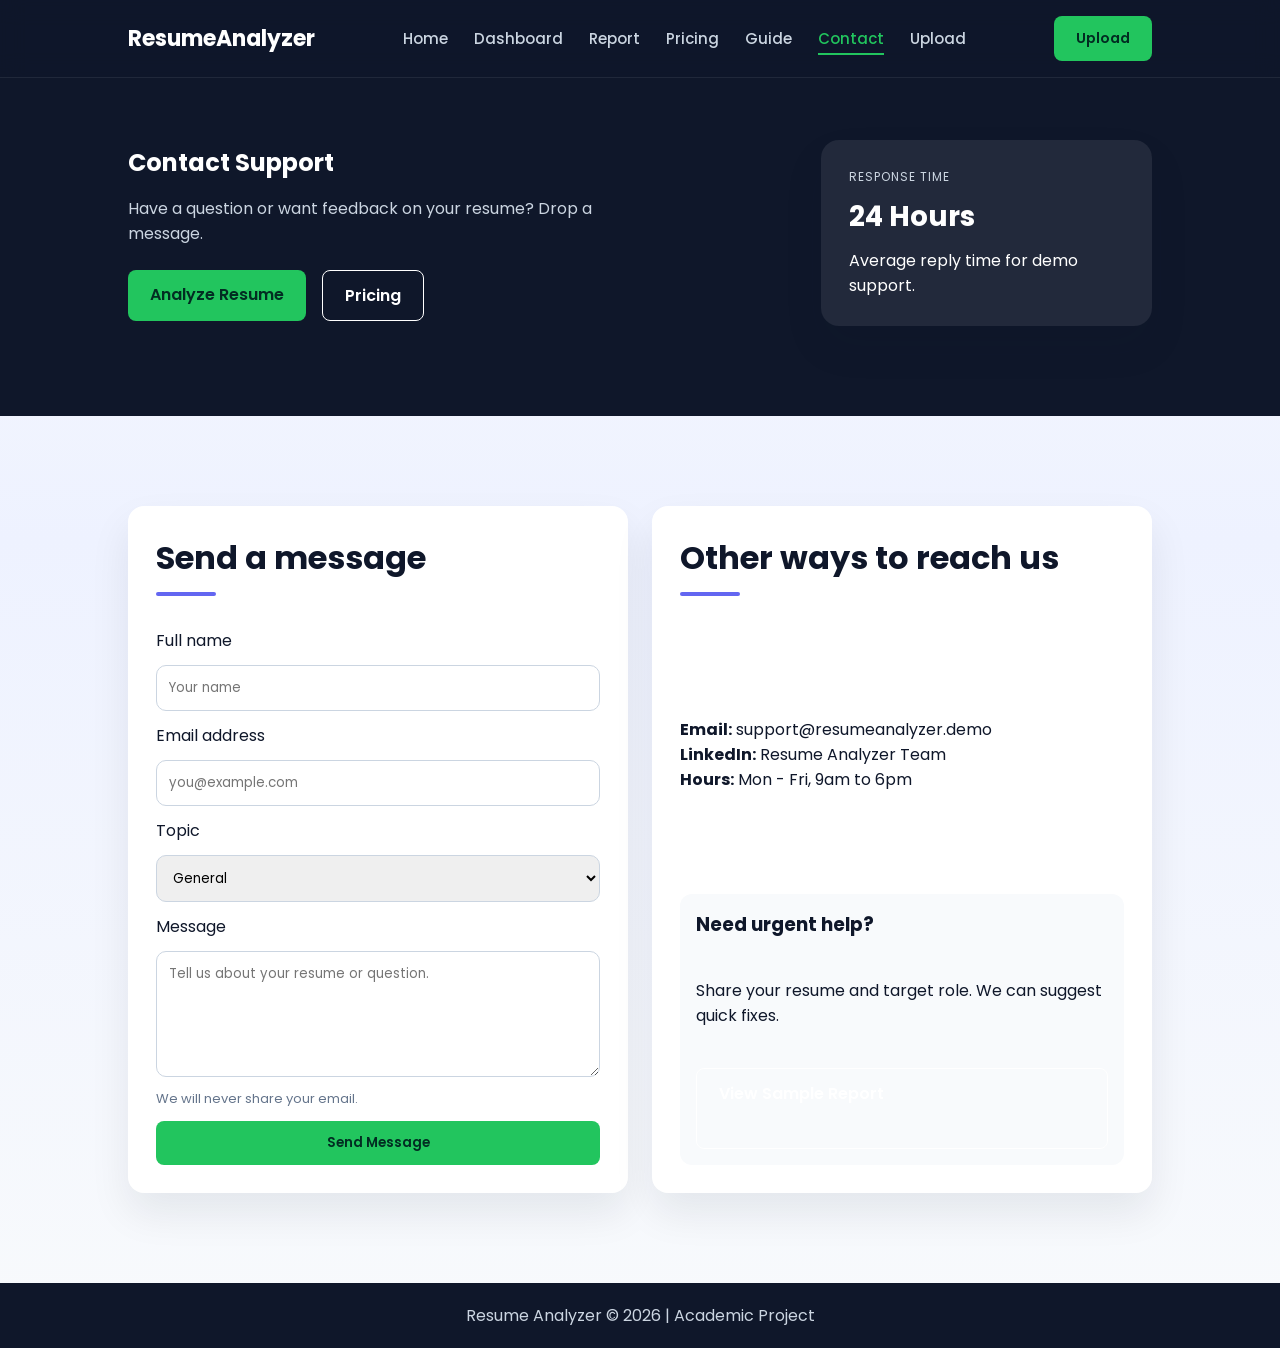
<file: contact.html>
<!DOCTYPE html>
<html lang="en">
<head>
    <meta charset="UTF-8">
    <meta name="viewport" content="width=device-width, initial-scale=1.0">
    <title>Resume Analyzer | Contact</title>
    <link href="https://fonts.googleapis.com/css2?family=Poppins:wght@300;400;600;700&display=swap" rel="stylesheet">
    <link rel="stylesheet" href="style.css">
    <script src="script.js" defer></script>
</head>
<body>
<nav class="navbar">
    <div class="nav-logo">ResumeAnalyzer</div>
    <ul class="nav-links">
        <li><a href="index.html">Home</a></li>
        <li><a href="dashboard.html">Dashboard</a></li>
        <li><a href="report.html">Report</a></li>
        <li><a href="pricing.html">Pricing</a></li>
        <li><a href="how-it-works.html">Guide</a></li>
        <li><a href="contact.html">Contact</a></li>
        <li><a href="index.html#upload">Upload</a></li>
    </ul>
    <div class="menu-toggle">&#9776;</div>
    <a class="btn-primary nav-btn" href="index.html#upload">Upload</a>
</nav>

<section class="page-hero">
    <div class="page-hero-content">
        <h1>Contact Support</h1>
        <p>Have a question or want feedback on your resume? Drop a message.</p>
        <div class="hero-buttons">
            <a class="btn-primary" href="index.html#upload">Analyze Resume</a>
            <a class="btn-secondary" href="pricing.html">Pricing</a>
        </div>
    </div>
    <div class="page-hero-card">
        <span>Response Time</span>
        <strong>24 Hours</strong>
        <p>Average reply time for demo support.</p>
    </div>
</section>

<section class="contact-grid">
    <div class="contact-card">
        <h2>Send a message</h2>
        <form id="contactForm">
            <label for="name">Full name</label>
            <input id="name" type="text" placeholder="Your name">

            <label for="email">Email address</label>
            <input id="email" type="email" placeholder="you@example.com">

            <label for="topic">Topic</label>
            <select id="topic">
                <option value="general">General</option>
                <option value="feedback">Resume feedback</option>
                <option value="pricing">Pricing</option>
                <option value="bug">Report a bug</option>
            </select>

            <label for="message">Message</label>
            <textarea id="message" rows="5" placeholder="Tell us about your resume or question."></textarea>

            <p class="form-status" id="formStatus">We will never share your email.</p>
            <button class="btn-primary" type="submit">Send Message</button>
        </form>
    </div>
    <div class="contact-card">
        <h2>Other ways to reach us</h2>
        <div class="contact-info">
            <p><strong>Email:</strong> support@resumeanalyzer.demo</p>
            <p><strong>LinkedIn:</strong> Resume Analyzer Team</p>
            <p><strong>Hours:</strong> Mon - Fri, 9am to 6pm</p>
        </div>
        <div class="contact-highlight">
            <h3>Need urgent help?</h3>
            <p>Share your resume and target role. We can suggest quick fixes.</p>
            <a class="btn-secondary" href="report.html">View Sample Report</a>
        </div>
    </div>
</section>

<footer>
    <p>Resume Analyzer &#169; 2026 | Academic Project</p>
</footer>
</body>
</html>
</file>
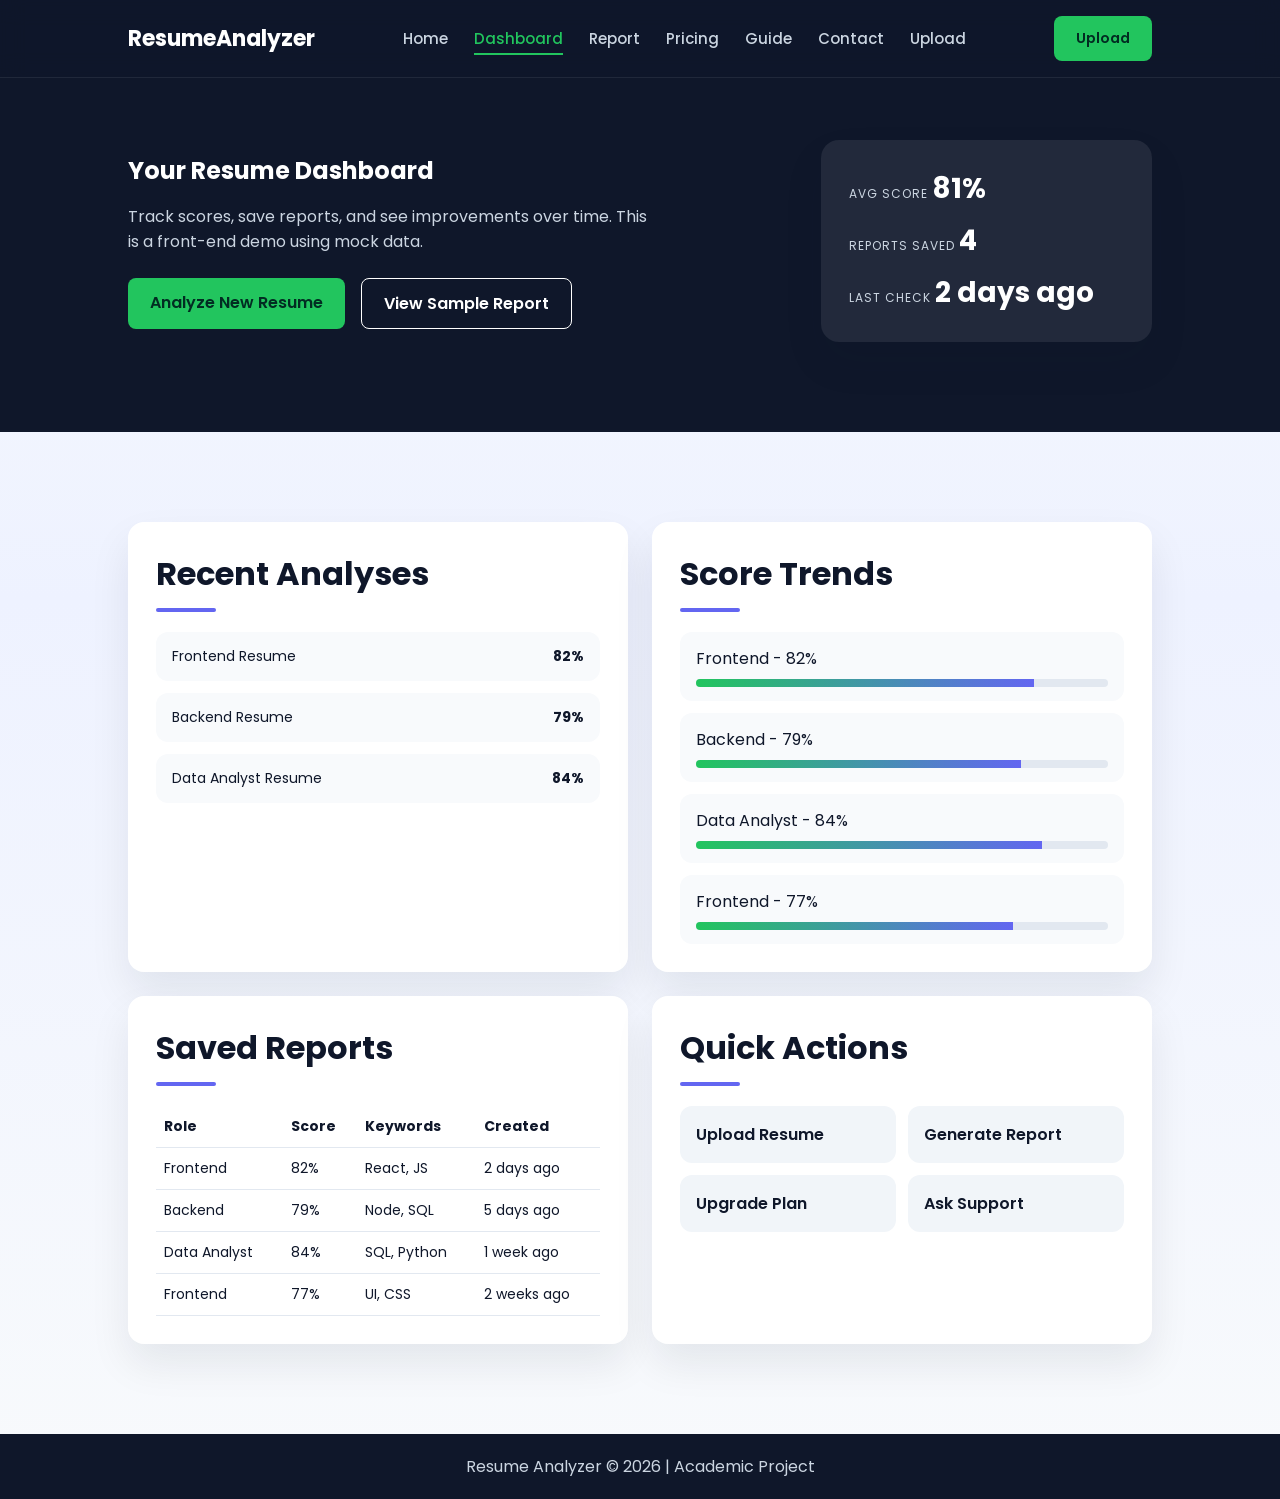
<file: dashboard.html>
<!DOCTYPE html>
<html lang="en">
<head>
    <meta charset="UTF-8">
    <meta name="viewport" content="width=device-width, initial-scale=1.0">
    <title>Resume Analyzer | Dashboard</title>
    <link href="https://fonts.googleapis.com/css2?family=Poppins:wght@300;400;600;700&display=swap" rel="stylesheet">
    <link rel="stylesheet" href="style.css">
    <script src="script.js" defer></script>
</head>
<body>
<nav class="navbar">
    <div class="nav-logo">ResumeAnalyzer</div>
    <ul class="nav-links">
        <li><a href="index.html">Home</a></li>
        <li><a href="dashboard.html">Dashboard</a></li>
        <li><a href="report.html">Report</a></li>
        <li><a href="pricing.html">Pricing</a></li>
        <li><a href="how-it-works.html">Guide</a></li>
        <li><a href="contact.html">Contact</a></li>
        <li><a href="index.html#upload">Upload</a></li>
    </ul>
    <div class="menu-toggle">&#9776;</div>
    <a class="btn-primary nav-btn" href="index.html#upload">Upload</a>
</nav>

<section class="page-hero">
    <div class="page-hero-content">
        <h1>Your Resume Dashboard</h1>
        <p>Track scores, save reports, and see improvements over time. This is a front-end demo using mock data.</p>
        <div class="hero-buttons">
            <a class="btn-primary" href="index.html#upload">Analyze New Resume</a>
            <a class="btn-secondary" href="report.html">View Sample Report</a>
        </div>
    </div>
    <div class="page-hero-card">
        <div class="mini-stat">
            <span>Avg Score</span>
            <strong id="avgScore">82%</strong>
        </div>
        <div class="mini-stat">
            <span>Reports Saved</span>
            <strong id="reportCount">6</strong>
        </div>
        <div class="mini-stat">
            <span>Last Check</span>
            <strong id="lastCheck">2 days ago</strong>
        </div>
    </div>
</section>

<section class="dashboard-grid">
    <div class="dashboard-card">
        <h2>Recent Analyses</h2>
        <ul class="list-cards" id="recentList"></ul>
    </div>
    <div class="dashboard-card">
        <h2>Score Trends</h2>
        <div class="trend-grid" id="trendGrid"></div>
    </div>
    <div class="dashboard-card">
        <h2>Saved Reports</h2>
        <div class="table-wrap">
            <table class="data-table">
                <thead>
                    <tr>
                        <th>Role</th>
                        <th>Score</th>
                        <th>Keywords</th>
                        <th>Created</th>
                    </tr>
                </thead>
                <tbody id="reportsTable"></tbody>
            </table>
        </div>
    </div>
    <div class="dashboard-card">
        <h2>Quick Actions</h2>
        <div class="action-grid">
            <a class="action-card" href="index.html#upload">Upload Resume</a>
            <a class="action-card" href="report.html">Generate Report</a>
            <a class="action-card" href="pricing.html">Upgrade Plan</a>
            <a class="action-card" href="contact.html">Ask Support</a>
        </div>
    </div>
</section>

<footer>
    <p>Resume Analyzer &#169; 2026 | Academic Project</p>
</footer>
</body>
</html>
</file>
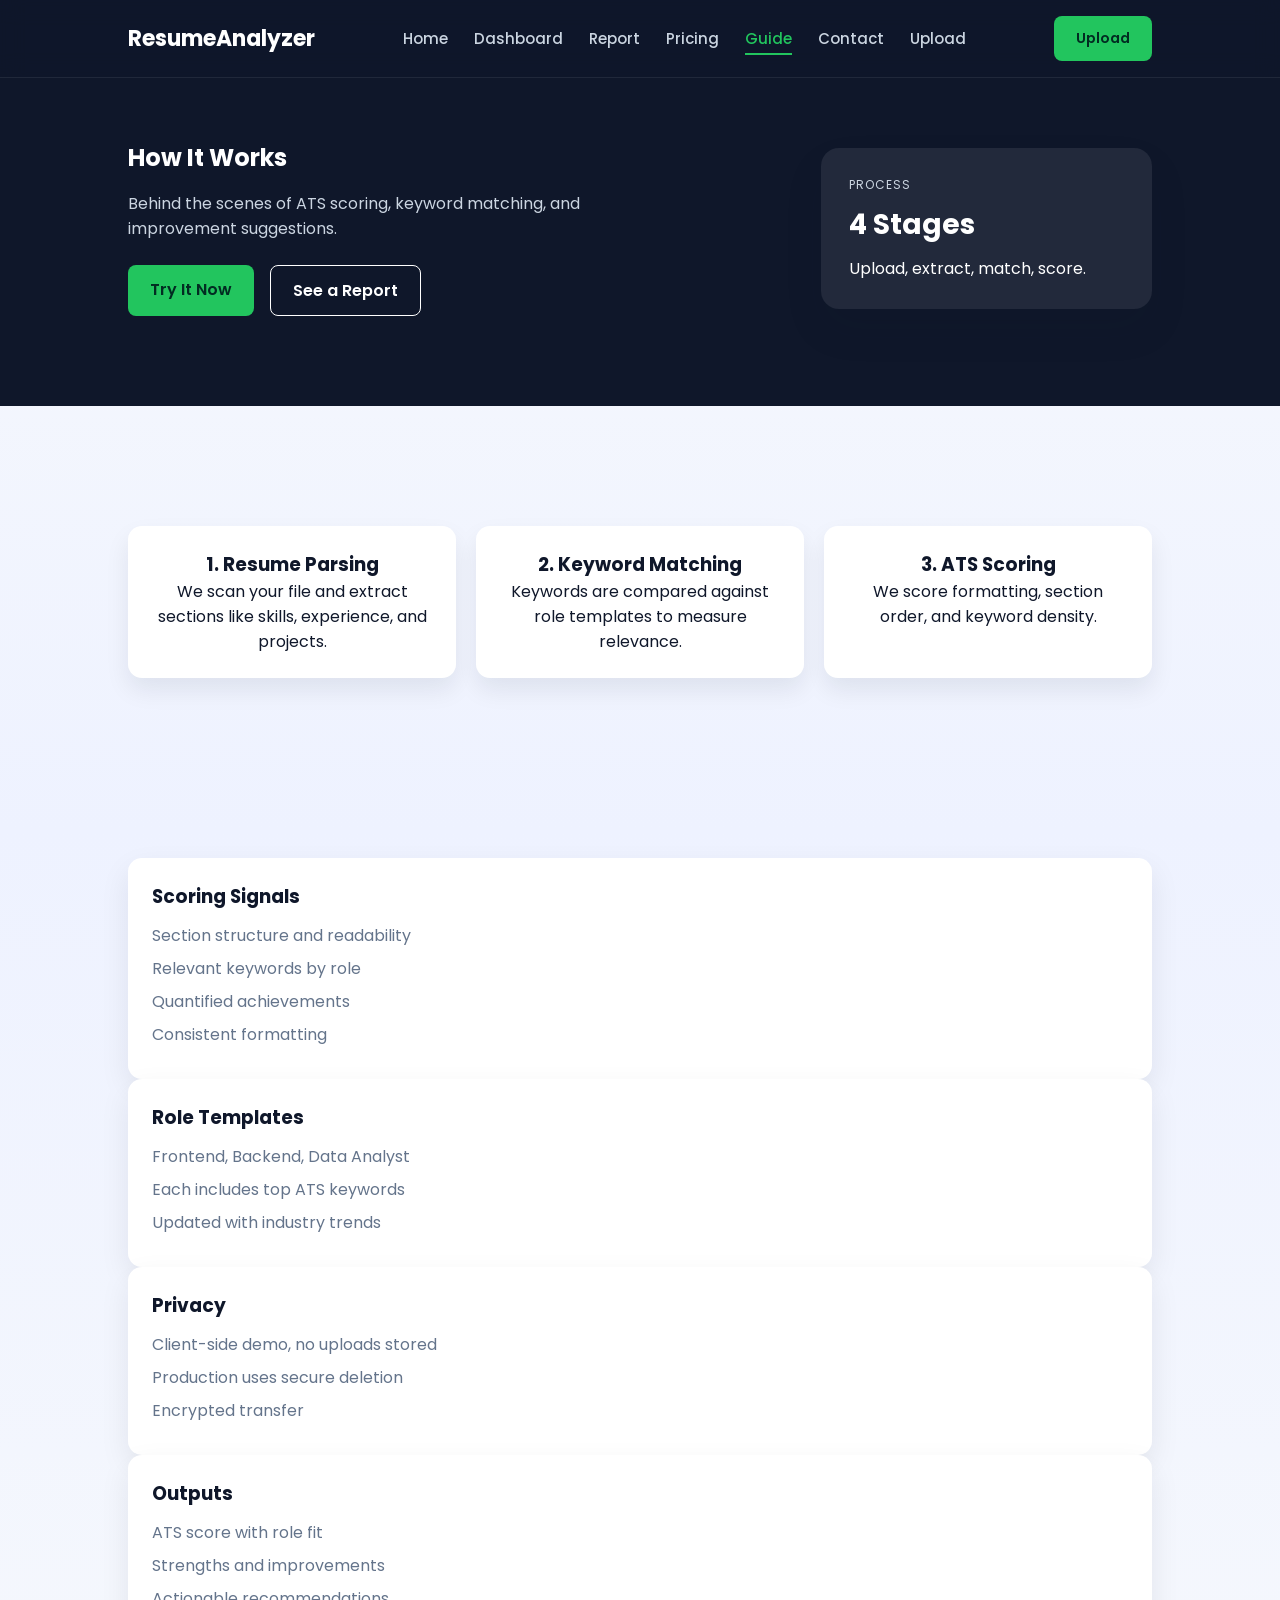
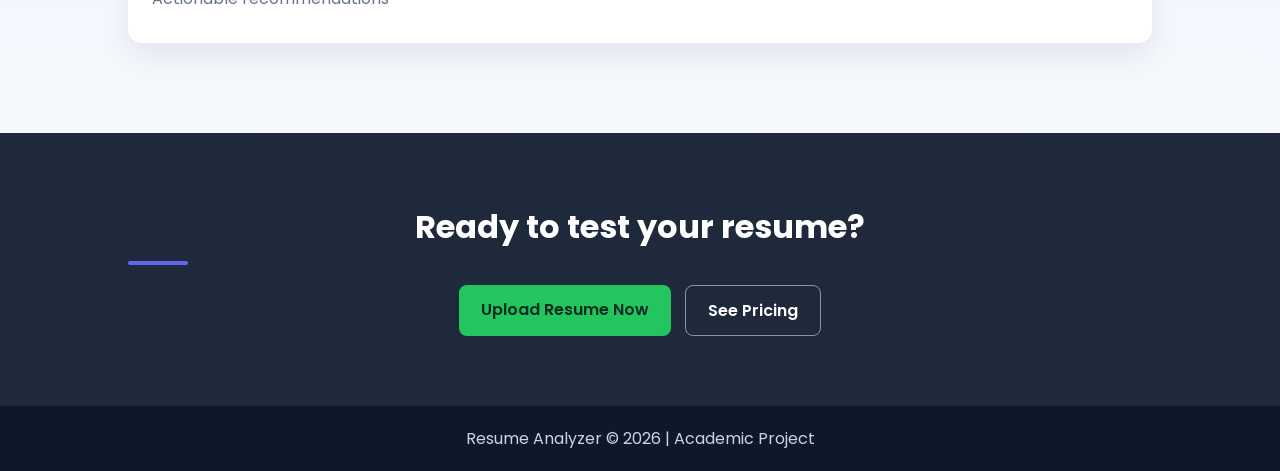
<file: how-it-works.html>
<!DOCTYPE html>
<html lang="en">
<head>
    <meta charset="UTF-8">
    <meta name="viewport" content="width=device-width, initial-scale=1.0">
    <title>Resume Analyzer | How It Works</title>
    <link href="https://fonts.googleapis.com/css2?family=Poppins:wght@300;400;600;700&display=swap" rel="stylesheet">
    <link rel="stylesheet" href="style.css">
    <script src="script.js" defer></script>
</head>
<body>
<nav class="navbar">
    <div class="nav-logo">ResumeAnalyzer</div>
    <ul class="nav-links">
        <li><a href="index.html">Home</a></li>
        <li><a href="dashboard.html">Dashboard</a></li>
        <li><a href="report.html">Report</a></li>
        <li><a href="pricing.html">Pricing</a></li>
        <li><a href="how-it-works.html">Guide</a></li>
        <li><a href="contact.html">Contact</a></li>
        <li><a href="index.html#upload">Upload</a></li>
    </ul>
    <div class="menu-toggle">&#9776;</div>
    <a class="btn-primary nav-btn" href="index.html#upload">Upload</a>
</nav>

<section class="page-hero">
    <div class="page-hero-content">
        <h1>How It Works</h1>
        <p>Behind the scenes of ATS scoring, keyword matching, and improvement suggestions.</p>
        <div class="hero-buttons">
            <a class="btn-primary" href="index.html#upload">Try It Now</a>
            <a class="btn-secondary" href="report.html">See a Report</a>
        </div>
    </div>
    <div class="page-hero-card">
        <span>Process</span>
        <strong>4 Stages</strong>
        <p>Upload, extract, match, score.</p>
    </div>
</section>

<section class="steps">
    <div class="step-card">
        <h3>1. Resume Parsing</h3>
        <p>We scan your file and extract sections like skills, experience, and projects.</p>
    </div>
    <div class="step-card">
        <h3>2. Keyword Matching</h3>
        <p>Keywords are compared against role templates to measure relevance.</p>
    </div>
    <div class="step-card">
        <h3>3. ATS Scoring</h3>
        <p>We score formatting, section order, and keyword density.</p>
    </div>
</section>

<section class="how-details">
    <div class="report-card">
        <h3>Scoring Signals</h3>
        <ul>
            <li>Section structure and readability</li>
            <li>Relevant keywords by role</li>
            <li>Quantified achievements</li>
            <li>Consistent formatting</li>
        </ul>
    </div>
    <div class="report-card">
        <h3>Role Templates</h3>
        <ul>
            <li>Frontend, Backend, Data Analyst</li>
            <li>Each includes top ATS keywords</li>
            <li>Updated with industry trends</li>
        </ul>
    </div>
    <div class="report-card">
        <h3>Privacy</h3>
        <ul>
            <li>Client-side demo, no uploads stored</li>
            <li>Production uses secure deletion</li>
            <li>Encrypted transfer</li>
        </ul>
    </div>
    <div class="report-card">
        <h3>Outputs</h3>
        <ul>
            <li>ATS score with role fit</li>
            <li>Strengths and improvements</li>
            <li>Actionable recommendations</li>
        </ul>
    </div>
</section>

<section class="cta">
    <h2>Ready to test your resume?</h2>
    <div class="cta-actions">
        <a class="btn-primary" href="index.html#upload">Upload Resume Now</a>
        <a class="btn-secondary cta-secondary" href="pricing.html">See Pricing</a>
    </div>
</section>

<footer>
    <p>Resume Analyzer &#169; 2026 | Academic Project</p>
</footer>
</body>
</html>
</file>
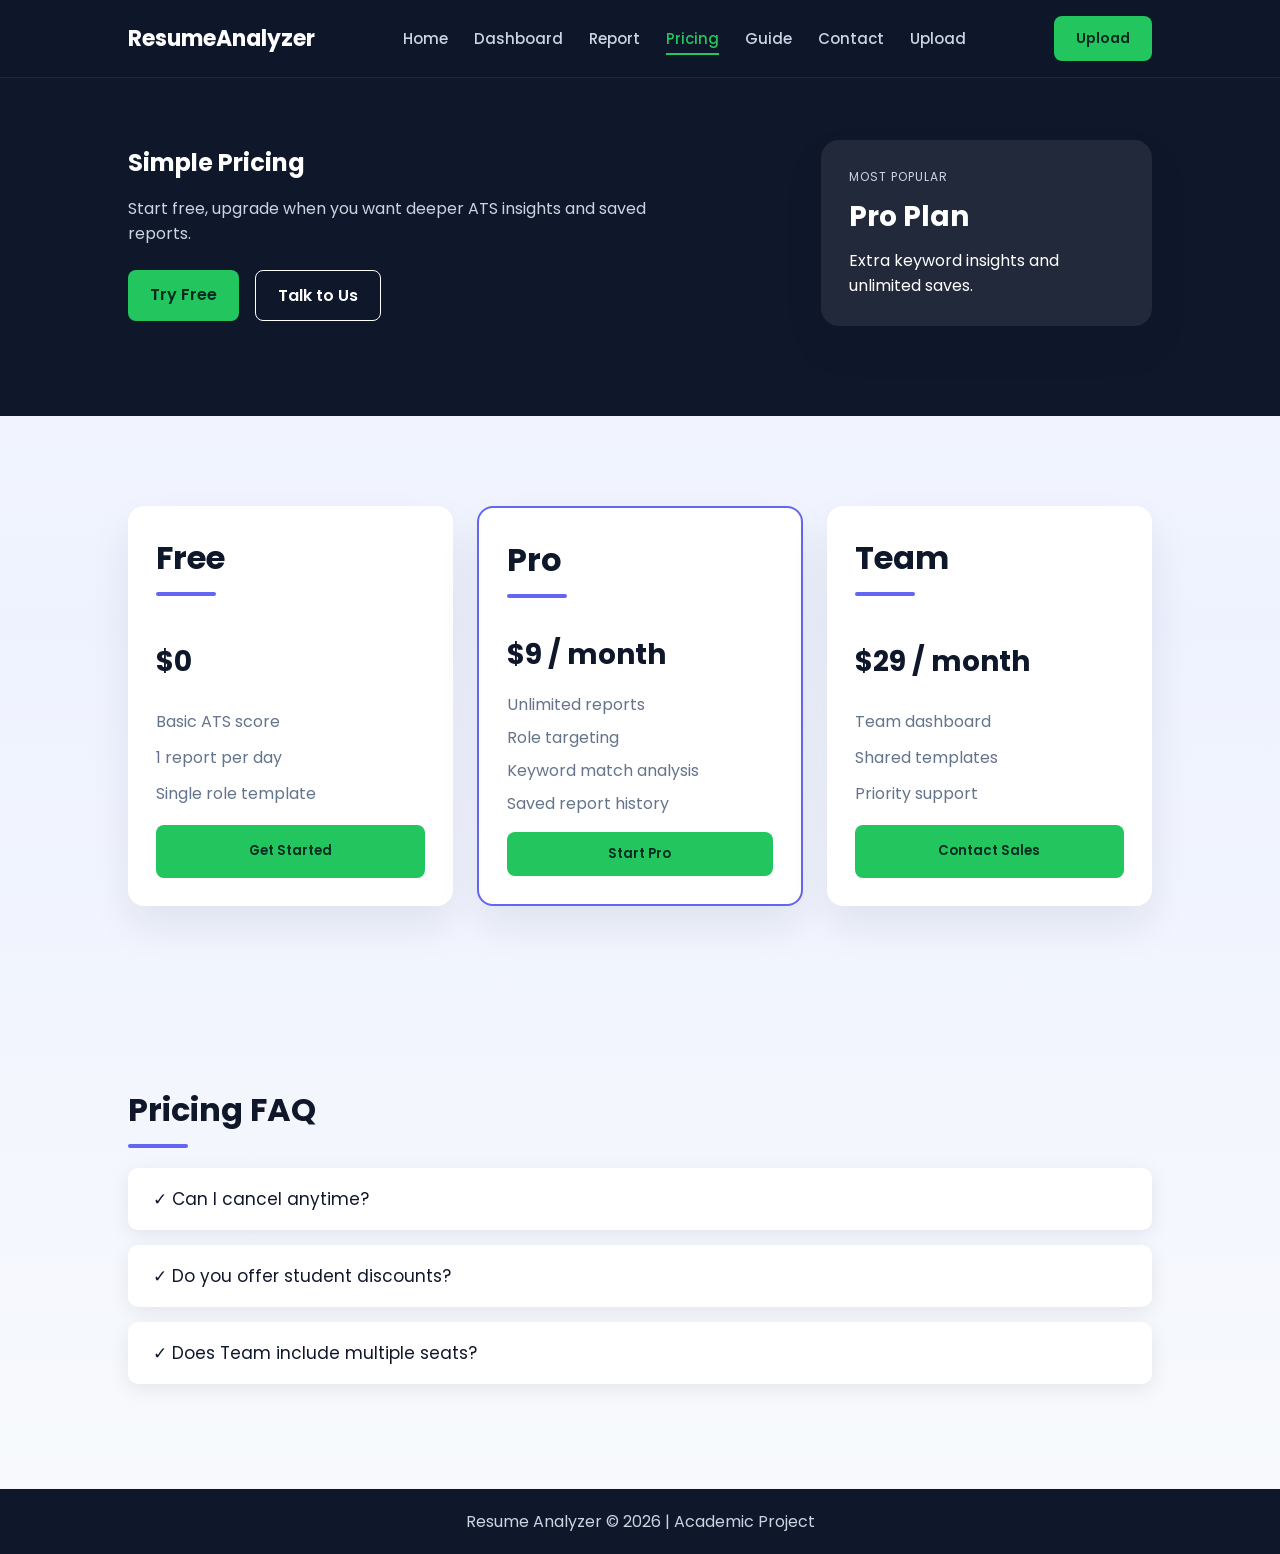
<file: pricing.html>
<!DOCTYPE html>
<html lang="en">
<head>
    <meta charset="UTF-8">
    <meta name="viewport" content="width=device-width, initial-scale=1.0">
    <title>Resume Analyzer | Pricing</title>
    <link href="https://fonts.googleapis.com/css2?family=Poppins:wght@300;400;600;700&display=swap" rel="stylesheet">
    <link rel="stylesheet" href="style.css">
    <script src="script.js" defer></script>
</head>
<body>
<nav class="navbar">
    <div class="nav-logo">ResumeAnalyzer</div>
    <ul class="nav-links">
        <li><a href="index.html">Home</a></li>
        <li><a href="dashboard.html">Dashboard</a></li>
        <li><a href="report.html">Report</a></li>
        <li><a href="pricing.html">Pricing</a></li>
        <li><a href="how-it-works.html">Guide</a></li>
        <li><a href="contact.html">Contact</a></li>
        <li><a href="index.html#upload">Upload</a></li>
    </ul>
    <div class="menu-toggle">&#9776;</div>
    <a class="btn-primary nav-btn" href="index.html#upload">Upload</a>
</nav>

<section class="page-hero">
    <div class="page-hero-content">
        <h1>Simple Pricing</h1>
        <p>Start free, upgrade when you want deeper ATS insights and saved reports.</p>
        <div class="hero-buttons">
            <a class="btn-primary" href="index.html#upload">Try Free</a>
            <a class="btn-secondary" href="contact.html">Talk to Us</a>
        </div>
    </div>
    <div class="page-hero-card">
        <span>Most Popular</span>
        <strong>Pro Plan</strong>
        <p>Extra keyword insights and unlimited saves.</p>
    </div>
</section>

<section class="pricing-grid">
    <div class="pricing-card">
        <h2>Free</h2>
        <p class="price">$0</p>
        <ul>
            <li>Basic ATS score</li>
            <li>1 report per day</li>
            <li>Single role template</li>
        </ul>
        <button class="btn-primary">Get Started</button>
    </div>
    <div class="pricing-card highlight">
        <h2>Pro</h2>
        <p class="price">$9 / month</p>
        <ul>
            <li>Unlimited reports</li>
            <li>Role targeting</li>
            <li>Keyword match analysis</li>
            <li>Saved report history</li>
        </ul>
        <button class="btn-primary">Start Pro</button>
    </div>
    <div class="pricing-card">
        <h2>Team</h2>
        <p class="price">$29 / month</p>
        <ul>
            <li>Team dashboard</li>
            <li>Shared templates</li>
            <li>Priority support</li>
        </ul>
        <button class="btn-primary">Contact Sales</button>
    </div>
</section>

<section class="faq">
    <h2>Pricing FAQ</h2>
    <div class="faq-item">&#10003; Can I cancel anytime?</div>
    <div class="faq-item">&#10003; Do you offer student discounts?</div>
    <div class="faq-item">&#10003; Does Team include multiple seats?</div>
</section>

<footer>
    <p>Resume Analyzer &#169; 2026 | Academic Project</p>
</footer>
</body>
</html>
</file>
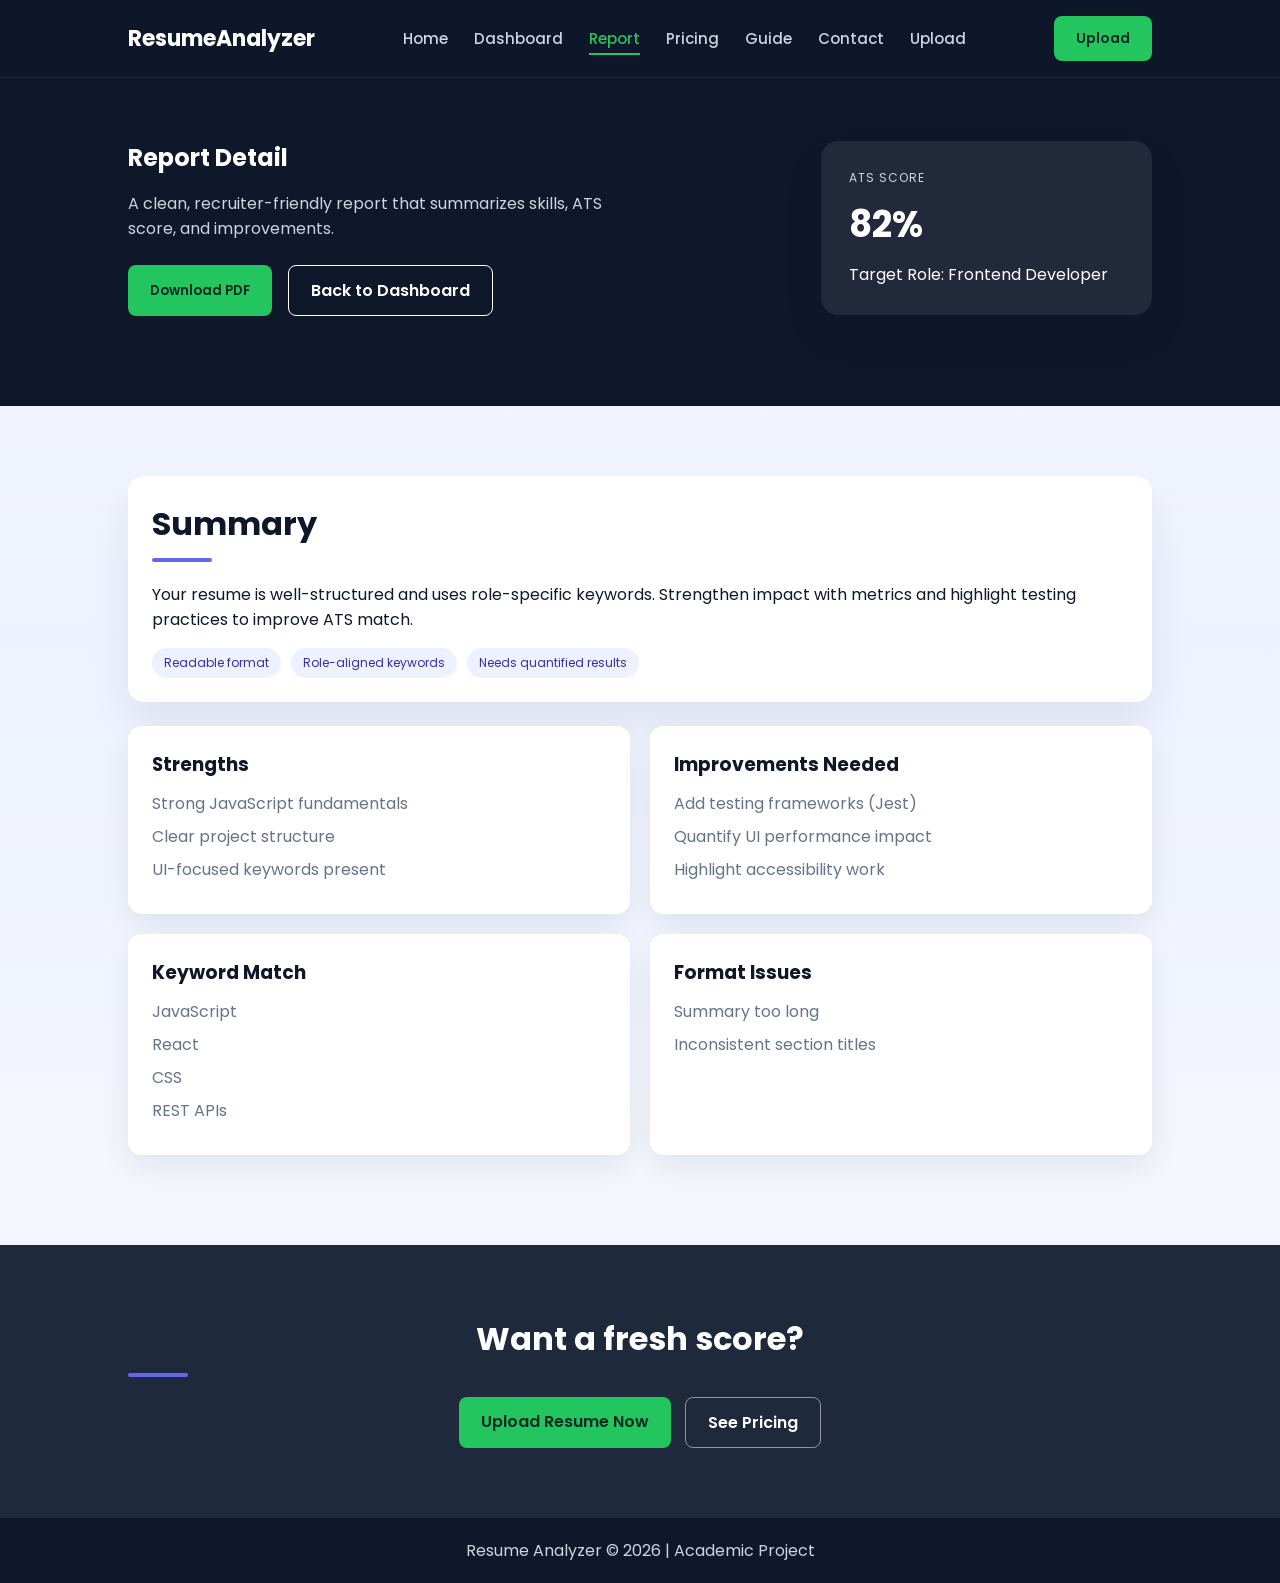
<file: report.html>
<!DOCTYPE html>
<html lang="en">
<head>
    <meta charset="UTF-8">
    <meta name="viewport" content="width=device-width, initial-scale=1.0">
    <title>Resume Analyzer | Report</title>
    <link href="https://fonts.googleapis.com/css2?family=Poppins:wght@300;400;600;700&display=swap" rel="stylesheet">
    <link rel="stylesheet" href="style.css">
    <script src="script.js" defer></script>
</head>
<body>
<nav class="navbar">
    <div class="nav-logo">ResumeAnalyzer</div>
    <ul class="nav-links">
        <li><a href="index.html">Home</a></li>
        <li><a href="dashboard.html">Dashboard</a></li>
        <li><a href="report.html">Report</a></li>
        <li><a href="pricing.html">Pricing</a></li>
        <li><a href="how-it-works.html">Guide</a></li>
        <li><a href="contact.html">Contact</a></li>
        <li><a href="index.html#upload">Upload</a></li>
    </ul>
    <div class="menu-toggle">&#9776;</div>
    <a class="btn-primary nav-btn" href="index.html#upload">Upload</a>
</nav>

<section class="page-hero">
    <div class="page-hero-content">
        <h1>Report Detail</h1>
        <p>A clean, recruiter-friendly report that summarizes skills, ATS score, and improvements.</p>
        <div class="hero-buttons">
            <button class="btn-primary" id="printReportBtn">Download PDF</button>
            <a class="btn-secondary" href="dashboard.html">Back to Dashboard</a>
        </div>
    </div>
    <div class="page-hero-card score-card">
        <span>ATS Score</span>
        <strong id="reportScore">82%</strong>
        <p>Target Role: Frontend Developer</p>
    </div>
</section>

<section class="report-detail">
    <div class="report-summary">
        <h2>Summary</h2>
        <p>
            Your resume is well-structured and uses role-specific keywords. Strengthen impact with metrics
            and highlight testing practices to improve ATS match.
        </p>
        <div class="chip-row" id="summaryChips">
            <span class="chip">Readable format</span>
            <span class="chip">Role-aligned keywords</span>
            <span class="chip">Needs quantified results</span>
        </div>
    </div>

    <div class="report-columns">
        <div class="report-card">
            <h3>Strengths</h3>
            <ul id="reportStrengths">
                <li>Strong JavaScript fundamentals</li>
                <li>Clear project structure</li>
                <li>UI-focused keywords present</li>
            </ul>
        </div>
        <div class="report-card">
            <h3>Improvements Needed</h3>
            <ul id="reportImprovements">
                <li>Add testing frameworks (Jest)</li>
                <li>Quantify UI performance impact</li>
                <li>Highlight accessibility work</li>
            </ul>
        </div>
        <div class="report-card">
            <h3>Keyword Match</h3>
            <ul id="reportKeywords">
                <li>JavaScript</li>
                <li>React</li>
                <li>CSS</li>
                <li>REST APIs</li>
            </ul>
        </div>
        <div class="report-card">
            <h3>Format Issues</h3>
            <ul id="reportFormats">
                <li>Summary too long</li>
                <li>Inconsistent section titles</li>
            </ul>
        </div>
    </div>
</section>

<section class="cta">
    <h2>Want a fresh score?</h2>
    <div class="cta-actions">
        <a class="btn-primary" href="index.html#upload">Upload Resume Now</a>
        <a class="btn-secondary cta-secondary" href="pricing.html">See Pricing</a>
    </div>
</section>

<footer>
    <p>Resume Analyzer &#169; 2026 | Academic Project</p>
</footer>
</body>
</html>
</file>
<file: style.css>
* {
    margin: 0;
    padding: 0;
    box-sizing: border-box;
    font-family: "Poppins", sans-serif;
    transition: 0.3s ease;
}

:root {
    --bg: #f8fafc;
    --text: #0f172a;
    --muted: #64748b;
    --primary: #22c55e;
    --secondary: #6366f1;
    --dark: #0f172a;
    --light: #ffffff;
    --shadow: 0 20px 40px rgba(15, 23, 42, 0.08);
}

body {
    background: linear-gradient(180deg, #f8fafc 0%, #eef2ff 40%, #f8fafc 100%);
    color: var(--text);
    position: relative;
    overflow-x: hidden;
}

body::before {
    content: "";
    position: fixed;
    inset: -20% 0 auto 0;
    height: 60%;
    background: radial-gradient(circle at 15% 25%, rgba(99, 102, 241, 0.15), transparent 55%),
                radial-gradient(circle at 80% 10%, rgba(34, 197, 94, 0.12), transparent 55%);
    z-index: -1;
}

img {
    max-width: 100%;
    display: block;
}

section {
    padding: 90px 10%;
}

section h2 {
    font-size: 32px;
    font-weight: 700;
    margin-bottom: 20px;
    position: relative;
}

section h2::after {
    content: "";
    width: 60px;
    height: 4px;
    background: var(--secondary);
    display: block;
    margin-top: 10px;
    border-radius: 2px;
}

.section-subtitle {
    color: var(--muted);
    margin-bottom: 30px;
}

/* ===== REVEAL ANIMATIONS ===== */
.reveal {
    opacity: 0;
    transform: translateY(24px);
    transition: opacity 0.6s ease, transform 0.6s ease;
}

.reveal.is-visible {
    opacity: 1;
    transform: translateY(0);
}

/* ===== NAVBAR ===== */
.navbar {
    position: fixed;
    top: 0;
    width: 100%;
    z-index: 1000;
    background: rgba(15, 23, 42, 0.5);
    backdrop-filter: blur(12px);
    padding: 16px 10%;
    display: flex;
    align-items: center;
    justify-content: space-between;
    border-bottom: 1px solid rgba(255, 255, 255, 0.08);
}

.nav-logo {
    color: white;
    font-size: 22px;
    font-weight: 700;
    cursor: pointer;
}

.nav-links {
    list-style: none;
    display: flex;
    gap: 26px;
    margin: 0;
    padding: 0;
    flex-wrap: wrap;
}

.nav-links a {
    color: #cbd5e1;
    text-decoration: none;
    font-size: 15px;
    font-weight: 500;
    position: relative;
}

.nav-links a::after {
    content: "";
    position: absolute;
    left: 0;
    bottom: -6px;
    width: 0;
    height: 2px;
    background: var(--primary);
    transition: width 0.3s ease;
}

.nav-links a:hover,
.nav-links a.active {
    color: var(--primary);
}

.nav-links a:hover::after,
.nav-links a.active::after {
    width: 100%;
}

.nav-btn {
    padding: 8px 20px;
    font-size: 14px;
}

.menu-toggle {
    display: none;
    font-size: 26px;
    color: white;
    cursor: pointer;
}

.nav-hidden {
    transform: translateY(-100%);
}

html {
    scroll-behavior: smooth;
}

/* ===== BUTTONS ===== */
.btn-primary {
    background: var(--primary);
    color: #022c22;
    padding: 12px 22px;
    border: none;
    border-radius: 8px;
    text-decoration: none;
    font-weight: 600;
    display: inline-block;
    cursor: pointer;
}

.btn-primary:hover {
    transform: scale(1.05);
    box-shadow: 0 10px 25px rgba(34, 197, 94, 0.35);
}

.btn-secondary {
    background: transparent;
    border: 1px solid white;
    color: white;
    padding: 12px 22px;
    border-radius: 8px;
    text-decoration: none;
    font-weight: 600;
    display: inline-block;
    cursor: pointer;
}

.cta-secondary {
    border-color: rgba(255, 255, 255, 0.5);
}

/* ===== HERO ===== */
.hero {
    display: flex;
    align-items: center;
    gap: 60px;
    padding: 140px 10% 90px;
    background: var(--dark);
    color: white;
    position: relative;
    overflow: hidden;
}

.hero::after {
    content: "";
    position: absolute;
    right: -10%;
    top: -30%;
    width: 60%;
    height: 140%;
    background: radial-gradient(circle at center, rgba(99, 102, 241, 0.45), transparent 65%);
    z-index: 0;
}

.hero-left,
.hero-right {
    position: relative;
    z-index: 1;
}

.hero-left {
    width: 55%;
}

.hero h1 {
    font-size: 44px;
    margin-bottom: 16px;
}

.hero p {
    color: #cbd5e1;
    margin-bottom: 24px;
    max-width: 520px;
}

.hero-buttons {
    display: flex;
    gap: 16px;
    flex-wrap: wrap;
}

.trust-bar {
    margin-top: 22px;
    display: flex;
    gap: 12px;
    flex-wrap: wrap;
}

.badge {
    background: rgba(255, 255, 255, 0.1);
    color: #e2e8f0;
    padding: 6px 12px;
    border-radius: 999px;
    font-size: 12px;
    letter-spacing: 0.3px;
}

.hero-right img {
    width: 420px;
    animation: float 3s infinite;
    border-radius: 18px;
    box-shadow: var(--shadow);
}

.page-hero {
    display: grid;
    grid-template-columns: 2fr 1fr;
    gap: 30px;
    align-items: center;
    padding: 140px 10% 90px;
    background: #0f172a;
    color: white;
}

.page-hero-content p {
    color: #cbd5e1;
    max-width: 520px;
    margin: 16px 0 24px;
}

.page-hero-card {
    background: rgba(255, 255, 255, 0.08);
    border-radius: 18px;
    padding: 28px;
    box-shadow: var(--shadow);
    display: grid;
    gap: 10px;
}

.page-hero-card span {
    text-transform: uppercase;
    font-size: 12px;
    letter-spacing: 1px;
    color: #cbd5e1;
}

.page-hero-card strong {
    font-size: 28px;
}

.score-card strong {
    font-size: 36px;
}

/* ===== ABOUT ===== */
.about {
    display: grid;
    grid-template-columns: repeat(2, 1fr);
    gap: 50px;
    align-items: center;
}

.about-text p {
    color: var(--muted);
    line-height: 1.7;
}

.about img:hover {
    transform: scale(1.05);
}

/* ===== STATS ===== */
.stats {
    display: grid;
    grid-template-columns: repeat(4, 1fr);
    gap: 20px;
    background: #1e293b;
    color: white;
    padding: 70px 10%;
}

.stat-card {
    background: rgba(255, 255, 255, 0.04);
    border-radius: 14px;
    padding: 25px;
    text-align: center;
}

.stat-card h3 {
    font-size: 34px;
    color: var(--primary);
}

.stat-card:hover {
    transform: translateY(-10px);
}

/* ===== WHY ===== */
.why {
    text-align: center;
}

.why-cards {
    display: grid;
    grid-template-columns: repeat(4, 1fr);
    gap: 20px;
    margin-top: 30px;
}

.why-card {
    background: white;
    padding: 20px;
    border-radius: 12px;
    box-shadow: 0 10px 25px rgba(15, 23, 42, 0.08);
}

.why-card:hover {
    background: var(--secondary);
    color: white;
    transform: scale(1.05);
}

/* ===== STEPS ===== */
.steps {
    display: grid;
    grid-template-columns: repeat(3, 1fr);
    gap: 20px;
    margin-top: 30px;
}

.step-card {
    background: white;
    padding: 24px;
    border-radius: 14px;
    box-shadow: 0 12px 25px rgba(15, 23, 42, 0.08);
    text-align: center;
}

.step-card img {
    margin-bottom: 16px;
}

.step-card:hover {
    transform: translateY(-10px);
}

/* ===== ATS ===== */
.ats {
    display: grid;
    grid-template-columns: repeat(2, 1fr);
    gap: 50px;
    align-items: center;
    background: #e2e8f0;
}

.ats-text p {
    background: white;
    padding: 15px 20px;
    border-radius: 10px;
    margin-bottom: 12px;
    font-size: 16px;
    box-shadow: 0 5px 20px rgba(0, 0, 0, 0.08);
}

.ats-text p:hover {
    transform: translateX(8px);
    background: var(--primary);
    color: #022c22;
}

/* ===== BENEFITS ===== */
.benefits {
    text-align: center;
}

.benefit-grid {
    display: grid;
    grid-template-columns: repeat(4, 1fr);
    gap: 20px;
    margin-top: 30px;
}

.benefit-card {
    background: white;
    padding: 28px;
    border-radius: 14px;
    font-size: 17px;
    font-weight: 500;
    box-shadow: 0 10px 30px rgba(0, 0, 0, 0.08);
    cursor: pointer;
}

.benefit-card:hover {
    transform: translateY(-10px) scale(1.03);
    background: linear-gradient(135deg, #6366f1, #22c55e);
    color: white;
}

/* ===== REPORT ===== */
.report-grid,
.result-grid {
    display: grid;
    grid-template-columns: repeat(4, 1fr);
    gap: 20px;
    margin-top: 30px;
}

.report-card {
    background: white;
    padding: 24px;
    border-radius: 14px;
    box-shadow: 0 12px 30px rgba(15, 23, 42, 0.08);
}

.report-card ul {
    list-style: none;
    margin-top: 12px;
}

.report-card li {
    margin-bottom: 8px;
    color: var(--muted);
}

/* ===== DASHBOARD ===== */
.dashboard-grid {
    display: grid;
    grid-template-columns: repeat(2, 1fr);
    gap: 24px;
}

.dashboard-card {
    background: white;
    padding: 28px;
    border-radius: 16px;
    box-shadow: var(--shadow);
}

.list-cards {
    list-style: none;
    margin-top: 16px;
    display: grid;
    gap: 12px;
}

.list-cards li {
    padding: 14px 16px;
    background: #f8fafc;
    border-radius: 12px;
    display: flex;
    justify-content: space-between;
    align-items: center;
    font-size: 14px;
}

.trend-grid {
    display: grid;
    gap: 12px;
    margin-top: 16px;
}

.trend-card {
    background: #f8fafc;
    border-radius: 12px;
    padding: 14px 16px;
    display: grid;
    gap: 8px;
}

.trend-bar {
    height: 8px;
    border-radius: 999px;
    background: #e2e8f0;
    overflow: hidden;
}

.trend-bar span {
    display: block;
    height: 100%;
    background: linear-gradient(90deg, #22c55e, #6366f1);
}

.data-table {
    width: 100%;
    border-collapse: collapse;
    font-size: 14px;
}

.data-table th,
.data-table td {
    text-align: left;
    padding: 10px 8px;
    border-bottom: 1px solid #e2e8f0;
}

.table-wrap {
    overflow-x: auto;
    margin-top: 16px;
}

.action-grid {
    display: grid;
    grid-template-columns: repeat(2, 1fr);
    gap: 12px;
    margin-top: 16px;
}

.action-card {
    background: #f1f5f9;
    padding: 16px;
    border-radius: 12px;
    text-decoration: none;
    color: var(--text);
    font-weight: 600;
}

.action-card:hover {
    background: var(--secondary);
    color: white;
}

/* ===== REPORT DETAIL ===== */
.report-detail {
    padding-top: 70px;
}

.report-summary {
    background: white;
    padding: 24px;
    border-radius: 16px;
    box-shadow: var(--shadow);
    margin-bottom: 24px;
}

.chip-row {
    display: flex;
    flex-wrap: wrap;
    gap: 10px;
    margin-top: 16px;
}

.chip {
    background: #eef2ff;
    color: #3730a3;
    padding: 6px 12px;
    border-radius: 999px;
    font-size: 12px;
}

.report-columns {
    display: grid;
    grid-template-columns: repeat(2, 1fr);
    gap: 20px;
}

/* ===== PRICING ===== */
.pricing-grid {
    display: grid;
    grid-template-columns: repeat(3, 1fr);
    gap: 24px;
}

.pricing-card {
    background: white;
    padding: 28px;
    border-radius: 16px;
    box-shadow: var(--shadow);
    display: grid;
    gap: 16px;
}

.pricing-card ul {
    list-style: none;
    display: grid;
    gap: 8px;
    color: var(--muted);
}

.pricing-card.highlight {
    border: 2px solid var(--secondary);
}

.price {
    font-size: 28px;
    font-weight: 700;
}

/* ===== CONTACT ===== */
.contact-grid {
    display: grid;
    grid-template-columns: repeat(2, 1fr);
    gap: 24px;
}

.contact-card {
    background: white;
    padding: 28px;
    border-radius: 16px;
    box-shadow: var(--shadow);
    display: grid;
    gap: 12px;
}

form {
    display: grid;
    gap: 12px;
}

input,
select,
textarea {
    padding: 12px;
    border-radius: 10px;
    border: 1px solid #cbd5e1;
    font-family: inherit;
}

.form-status {
    font-size: 13px;
    color: var(--muted);
}

.form-status.error {
    color: #dc2626;
}

.form-status.success {
    color: #15803d;
}

.contact-highlight {
    background: #f8fafc;
    padding: 16px;
    border-radius: 12px;
    display: grid;
    gap: 10px;
}

/* ===== TECH ===== */
.tech-grid {
    display: grid;
    grid-template-columns: repeat(4, 1fr);
    gap: 20px;
    margin-top: 30px;
}

.tech-card {
    background: white;
    padding: 25px;
    border-radius: 12px;
    font-weight: 600;
    text-align: center;
    box-shadow: 0 8px 25px rgba(0, 0, 0, 0.08);
    cursor: pointer;
}

.tech-card:hover {
    transform: translateY(-8px);
    background: var(--dark);
    color: var(--primary);
}

/* ===== PRIVACY ===== */
.privacy-card {
    background: white;
    padding: 28px;
    border-radius: 14px;
    box-shadow: var(--shadow);
}

.privacy-card p {
    color: var(--muted);
    margin-top: 10px;
}

/* ===== FAQ ===== */
.faq-item {
    background: white;
    padding: 18px 25px;
    margin-bottom: 15px;
    border-radius: 10px;
    font-size: 17px;
    box-shadow: 0 5px 20px rgba(0, 0, 0, 0.08);
    cursor: pointer;
}

.faq-item:hover {
    transform: translateX(10px);
    background: var(--secondary);
    color: white;
}

/* ===== FUTURE ===== */
.future {
    background: #e2e8f0;
}

.future ul {
    margin-top: 20px;
    list-style: none;
}

.future li {
    margin-bottom: 10px;
}

.future li:hover {
    color: var(--primary);
}

/* ===== UPLOAD ===== */
.upload {
    text-align: center;
}

.upload-box {
    margin: auto;
    max-width: 520px;
    padding: 40px;
    background: white;
    border-radius: 16px;
    border: 2px dashed var(--secondary);
    box-shadow: var(--shadow);
}

.upload-box:hover {
    background: #eef2ff;
    transform: scale(1.02);
}

.upload-box.drag-active {
    background: #e0f2fe;
    border-color: #0ea5e9;
    box-shadow: 0 18px 40px rgba(14, 165, 233, 0.2);
}

.upload .small {
    font-size: 14px;
    color: var(--muted);
    margin: 10px 0 20px;
}

.upload-controls {
    display: flex;
    justify-content: center;
    align-items: center;
    gap: 12px;
    margin-bottom: 12px;
}

.file-label {
    background: var(--secondary);
    color: white;
    padding: 10px 16px;
    border-radius: 8px;
    cursor: pointer;
    font-size: 14px;
}

#resumeFile {
    display: none;
}

.file-name {
    font-size: 14px;
    color: var(--muted);
    margin-bottom: 12px;
}

.role-select {
    margin: 16px 0 10px;
    display: grid;
    gap: 6px;
    text-align: left;
}

.role-select label {
    font-weight: 600;
    font-size: 14px;
}

.role-select select {
    padding: 10px 12px;
    border-radius: 10px;
    border: 1px solid #cbd5e1;
}

.upload-status {
    margin: 12px 0 18px;
    font-size: 14px;
    color: var(--muted);
}

.upload-status.success {
    color: #15803d;
}

.upload-status.error {
    color: #dc2626;
}

/* ===== CTA ===== */
.cta {
    padding: 70px 10%;
    background: #1e293b;
    color: white;
    text-align: center;
}

.cta-actions {
    margin-top: 20px;
    display: flex;
    gap: 14px;
    justify-content: center;
    flex-wrap: wrap;
}

/* ===== LOADER ===== */
.loader-section {
    display: none;
    text-align: center;
    padding: 100px 10%;
}

.loader-box {
    background: white;
    padding: 50px;
    border-radius: 16px;
    display: inline-block;
    box-shadow: var(--shadow);
}

.spinner {
    width: 60px;
    height: 60px;
    border: 6px solid #e5e7eb;
    border-top: 6px solid var(--primary);
    border-radius: 50%;
    animation: spin 1s linear infinite;
    margin: auto;
}

/* ===== RESULT ===== */
.result {
    display: none;
    background: #f1f5f9;
}

.result-card {
    display: grid;
    grid-template-columns: 1fr 2fr;
    gap: 40px;
    background: white;
    padding: 50px;
    border-radius: 20px;
    box-shadow: var(--shadow);
}

.score-box {
    text-align: center;
}

.score-circle {
    width: 140px;
    height: 140px;
    border-radius: 50%;
    background: conic-gradient(var(--primary) 78%, #e5e7eb 0);
    display: flex;
    align-items: center;
    justify-content: center;
    margin: 0 auto 10px;
}

.score-circle span {
    font-size: 28px;
    font-weight: 700;
    color: #022c22;
}

.score-label {
    font-weight: 600;
}

.result-details h3 {
    margin: 10px 0;
}

.result-details ul {
    list-style: none;
    margin-bottom: 20px;
}

.result-details li {
    margin-bottom: 8px;
    font-size: 16px;
}

.result-details .good li {
    color: #16a34a;
}

.result-details .bad li {
    color: #dc2626;
}

/* ===== SCROLL INDICATOR ===== */
.scroll-indicator {
    position: absolute;
    bottom: 20px;
    left: 50%;
    transform: translateX(-50%);
    color: #cbd5e1;
    animation: bounce 1.5s infinite;
    z-index: 2;
}

/* ===== FOOTER ===== */
footer {
    padding: 20px;
    background: #0f172a;
    color: #cbd5e1;
    text-align: center;
}

/* ===== PRINT STYLES ===== */
@media print {
    body {
        background: white;
        color: #0f172a;
    }

    .navbar,
    .cta,
    .scroll-indicator,
    .nav-links,
    .menu-toggle,
    .nav-btn,
    footer {
        display: none !important;
    }

    section {
        padding: 40px 8%;
    }

    .page-hero {
        padding: 40px 8%;
        background: white;
        color: #0f172a;
    }

    .page-hero-card {
        box-shadow: none;
        border: 1px solid #e2e8f0;
    }

    .report-summary,
    .report-card {
        box-shadow: none;
        border: 1px solid #e2e8f0;
    }
}

/* ===== ANIMATION ===== */
@keyframes float {
    0% { transform: translateY(0); }
    50% { transform: translateY(-12px); }
    100% { transform: translateY(0); }
}

@keyframes spin {
    to { transform: rotate(360deg); }
}

@keyframes bounce {
    0%, 100% { transform: translate(-50%, 0); }
    50% { transform: translate(-50%, 10px); }
}

/* ===== RESPONSIVE ===== */
@media (max-width: 1100px) {
    .hero {
        flex-direction: column;
        text-align: center;
    }

    .hero-left {
        width: 100%;
    }

    .about,
    .ats {
        grid-template-columns: 1fr;
    }

    .page-hero {
        grid-template-columns: 1fr;
        text-align: center;
    }

    .page-hero-card {
        justify-self: center;
        max-width: 320px;
    }
}

@media (max-width: 900px) {
    .menu-toggle {
        display: block;
    }

    .nav-links {
        position: absolute;
        top: 70px;
        right: 10%;
        background: rgba(15, 23, 42, 0.95);
        flex-direction: column;
        padding: 20px;
        border-radius: 12px;
        display: none;
        gap: 16px;
    }

    .nav-links.nav-open {
        display: flex;
    }

    .stats,
    .why-cards,
    .steps,
    .benefit-grid,
    .report-grid,
    .tech-grid,
    .result-grid,
    .dashboard-grid,
    .pricing-grid,
    .contact-grid,
    .report-columns {
        grid-template-columns: repeat(2, 1fr);
    }

    .result-card {
        grid-template-columns: 1fr;
    }
}

@media (max-width: 640px) {
    section {
        padding: 70px 8%;
    }

    .stats,
    .why-cards,
    .steps,
    .benefit-grid,
    .report-grid,
    .tech-grid,
    .result-grid,
    .dashboard-grid,
    .pricing-grid,
    .contact-grid,
    .report-columns {
        grid-template-columns: 1fr;
    }

    .hero h1 {
        font-size: 34px;
    }
}
</file>
